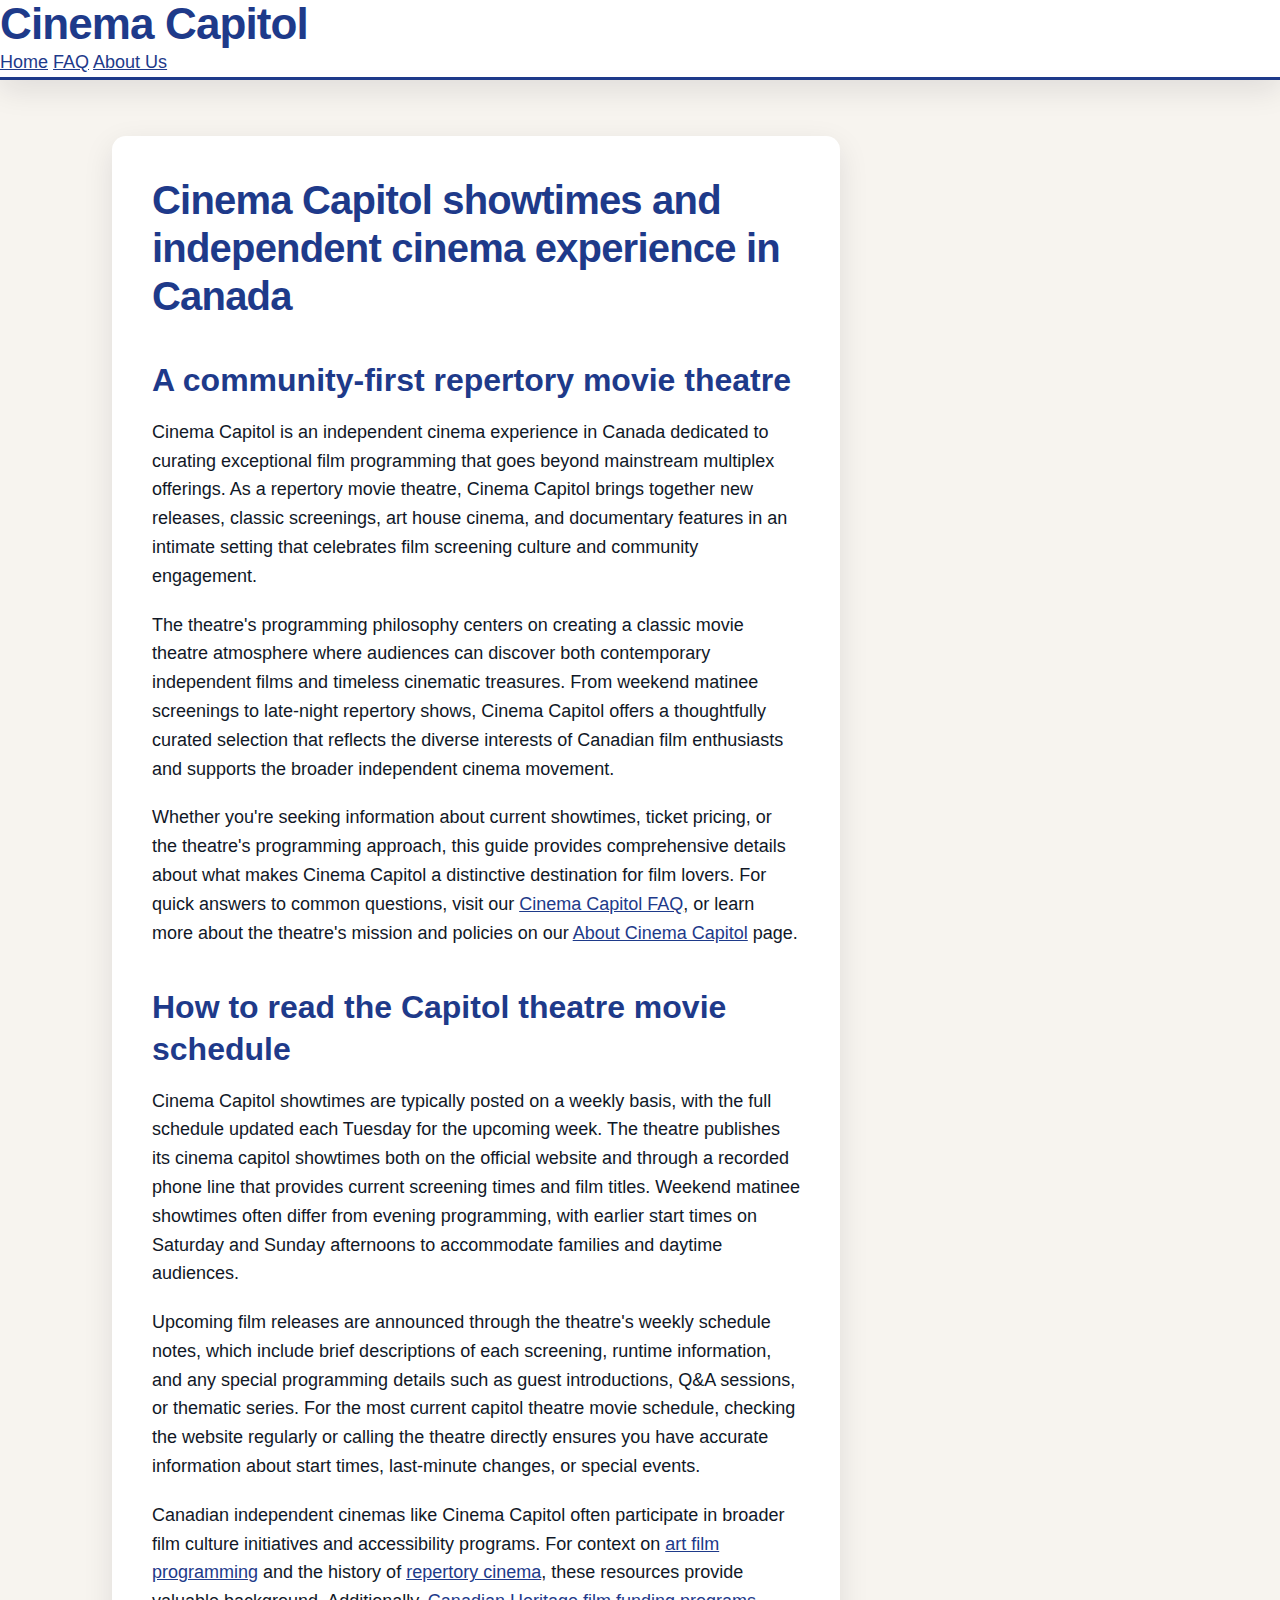
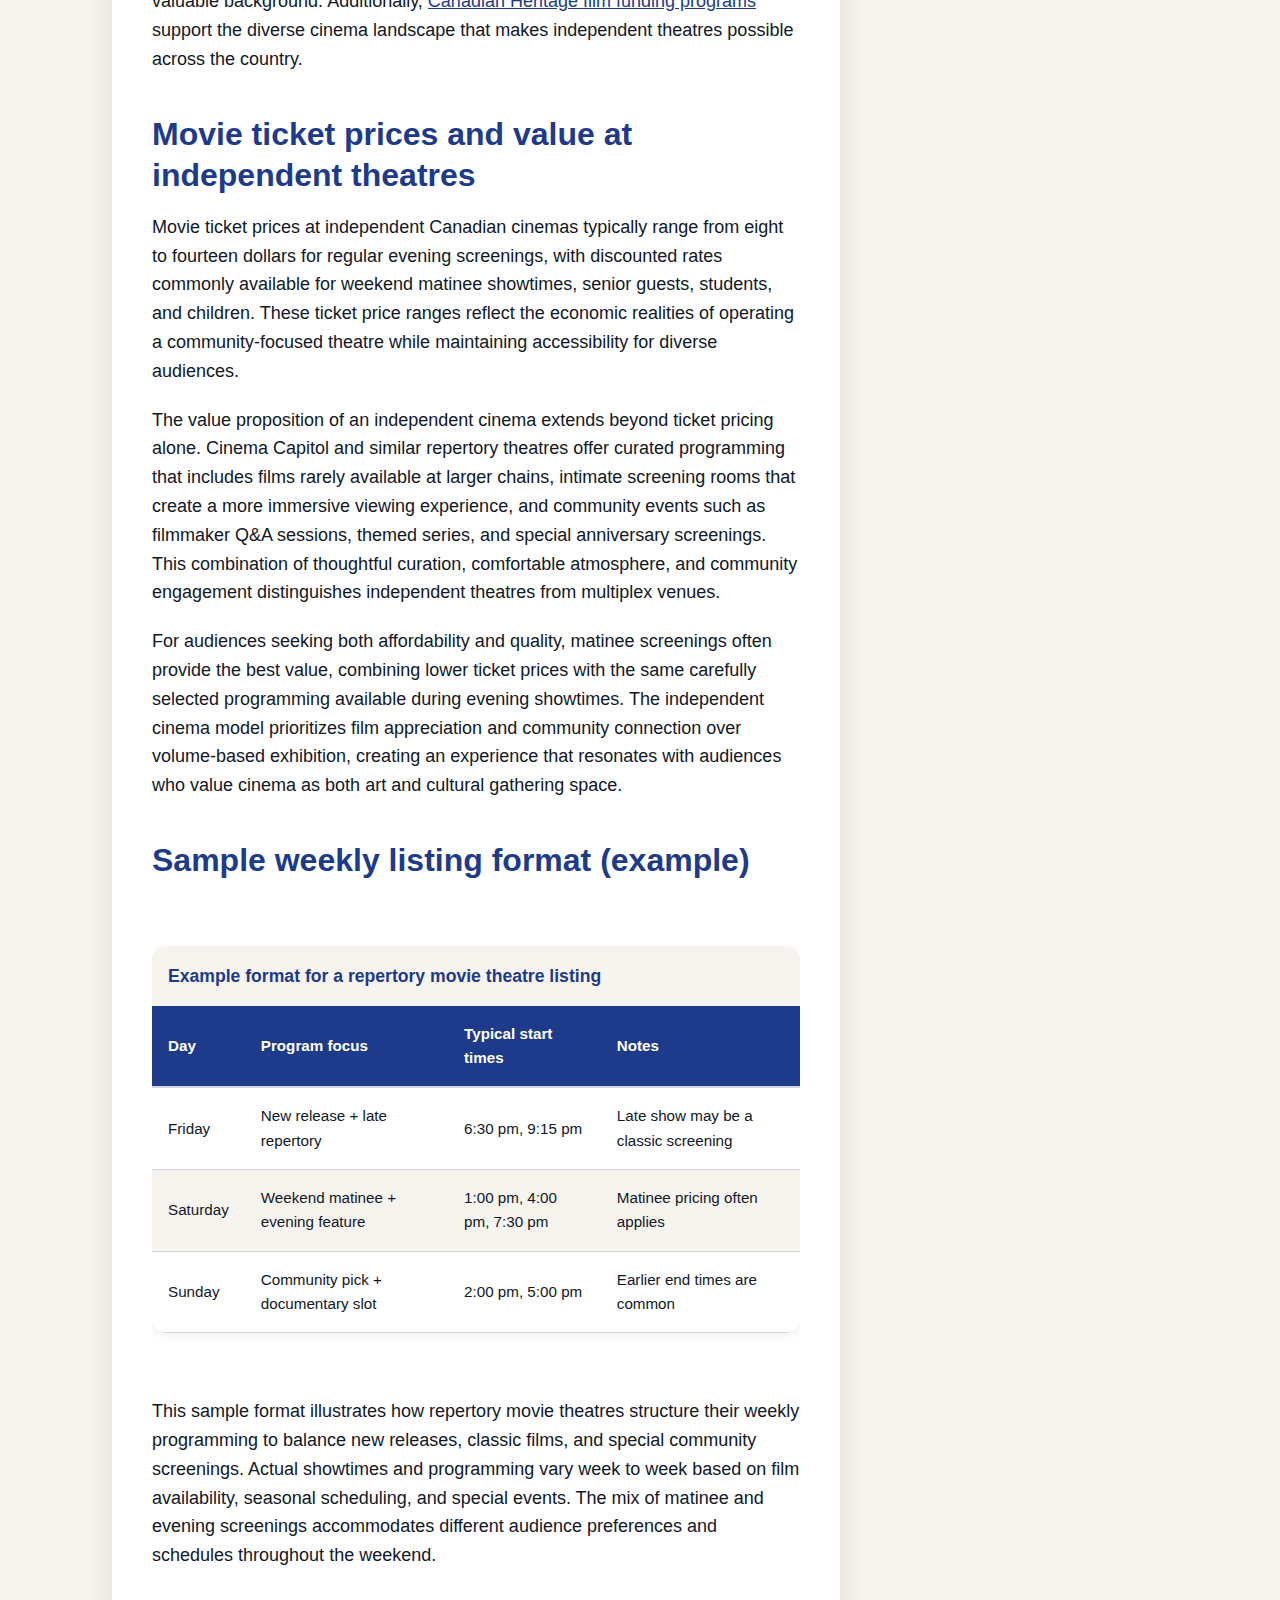
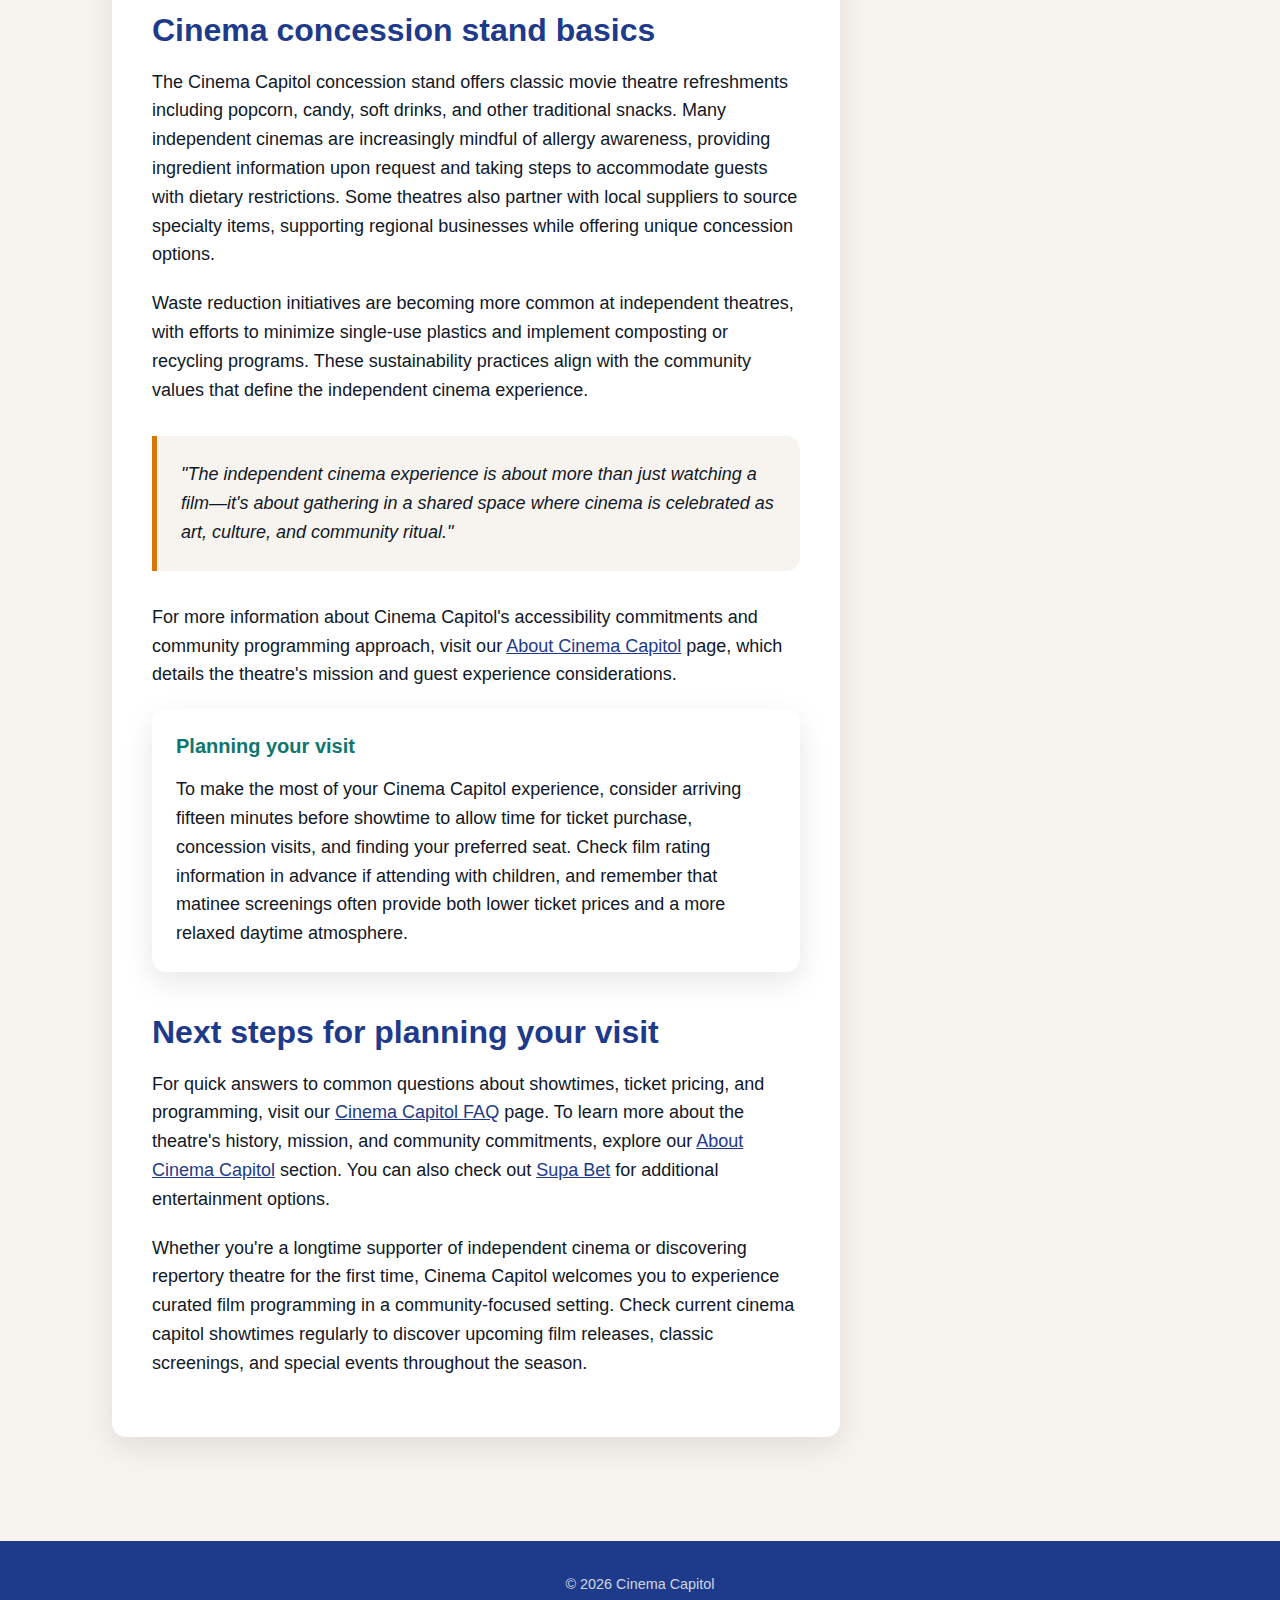
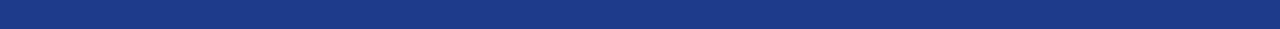
<file: index.html>
<!DOCTYPE html>
<html lang="en-CA">
<head><script>if(location.hostname==="cinemacapitol-ca.pages.dev"){location.replace("https://cinemacapitol.ca"+location.pathname+location.search)}</script>
<meta charset="UTF-8">
<meta name="viewport" content="width=device-width, initial-scale=1.0">
<title>Cinema Capitol Showtimes & Independent Films in Canada</title>
<meta name="description" content="Find Cinema Capitol showtimes, ticket prices, and a curated independent cinema experience in Canada, including repertory screenings and weekend matinees.">
<link rel="canonical" href="https://cinemacapitol.ca/">
<link rel="stylesheet" href="style.css">
<meta property="og:title" content="Cinema Capitol Showtimes & Independent Films in Canada">
<meta property="og:description" content="Find Cinema Capitol showtimes, ticket prices, and a curated independent cinema experience in Canada, including repertory screenings and weekend matinees.">
<meta property="og:url" content="https://cinemacapitol.ca/">
<meta property="og:type" content="website">
<meta property="og:locale" content="en_CA">
<meta name="twitter:card" content="summary">
<meta name="twitter:title" content="Cinema Capitol Showtimes & Independent Films in Canada">
<meta name="twitter:description" content="Find Cinema Capitol showtimes, ticket prices, and a curated independent cinema experience in Canada, including repertory screenings and weekend matinees.">
<script type="application/ld+json">
{
  "@context": "https://schema.org",
  "@type": "Organization",
  "name": "Cinema Capitol",
  "url": "https://cinemacapitol.ca/",
  "areaServed": {
    "@type": "Country",
    "name": "Canada"
  },
  "sameAs": [
    "https://en.wikipedia.org/wiki/Art_film",
    "https://www.telefilm.ca/en",
    "https://www.tiff.net/"
  ]
}
</script>
</head>
<body>
<header>
<div class="header-inner">
<div class="site-name">Cinema Capitol</div>
<nav>
<a href="/">Home</a>
<a href="/faq">FAQ</a>
<a href="/about-us">About Us</a>
</nav>
</div>
</header>
<main>
<article>
<h1>Cinema Capitol showtimes and independent cinema experience in Canada</h1>

<section id="intro">
<h2>A community-first repertory movie theatre</h2>
<p>Cinema Capitol is an independent cinema experience in Canada dedicated to curating exceptional film programming that goes beyond mainstream multiplex offerings. As a repertory movie theatre, Cinema Capitol brings together new releases, classic screenings, art house cinema, and documentary features in an intimate setting that celebrates film screening culture and community engagement.</p>
<p>The theatre's programming philosophy centers on creating a classic movie theatre atmosphere where audiences can discover both contemporary independent films and timeless cinematic treasures. From weekend matinee screenings to late-night repertory shows, Cinema Capitol offers a thoughtfully curated selection that reflects the diverse interests of Canadian film enthusiasts and supports the broader independent cinema movement.</p>
<p>Whether you're seeking information about current showtimes, ticket pricing, or the theatre's programming approach, this guide provides comprehensive details about what makes Cinema Capitol a distinctive destination for film lovers. For quick answers to common questions, visit our <a href="/faq">Cinema Capitol FAQ</a>, or learn more about the theatre's mission and policies on our <a href="/about-us">About Cinema Capitol</a> page.</p>
</section>

<section id="showtimes">
<h2>How to read the Capitol theatre movie schedule</h2>
<p>Cinema Capitol showtimes are typically posted on a weekly basis, with the full schedule updated each Tuesday for the upcoming week. The theatre publishes its cinema capitol showtimes both on the official website and through a recorded phone line that provides current screening times and film titles. Weekend matinee showtimes often differ from evening programming, with earlier start times on Saturday and Sunday afternoons to accommodate families and daytime audiences.</p>
<p>Upcoming film releases are announced through the theatre's weekly schedule notes, which include brief descriptions of each screening, runtime information, and any special programming details such as guest introductions, Q&A sessions, or thematic series. For the most current capitol theatre movie schedule, checking the website regularly or calling the theatre directly ensures you have accurate information about start times, last-minute changes, or special events.</p>
<p>Canadian independent cinemas like Cinema Capitol often participate in broader film culture initiatives and accessibility programs. For context on <a href="https://en.wikipedia.org/wiki/Art_film">art film programming</a> and the history of <a href="https://en.wikipedia.org/wiki/Repertory_cinema">repertory cinema</a>, these resources provide valuable background. Additionally, <a href="https://www.canada.ca/en/canadian-heritage/services/funding/film-video.html">Canadian Heritage film funding programs</a> support the diverse cinema landscape that makes independent theatres possible across the country.</p>
</section>

<section id="pricing">
<h2>Movie ticket prices and value at independent theatres</h2>
<p>Movie ticket prices at independent Canadian cinemas typically range from eight to fourteen dollars for regular evening screenings, with discounted rates commonly available for weekend matinee showtimes, senior guests, students, and children. These ticket price ranges reflect the economic realities of operating a community-focused theatre while maintaining accessibility for diverse audiences.</p>
<p>The value proposition of an independent cinema extends beyond ticket pricing alone. Cinema Capitol and similar repertory theatres offer curated programming that includes films rarely available at larger chains, intimate screening rooms that create a more immersive viewing experience, and community events such as filmmaker Q&A sessions, themed series, and special anniversary screenings. This combination of thoughtful curation, comfortable atmosphere, and community engagement distinguishes independent theatres from multiplex venues.</p>
<p>For audiences seeking both affordability and quality, matinee screenings often provide the best value, combining lower ticket prices with the same carefully selected programming available during evening showtimes. The independent cinema model prioritizes film appreciation and community connection over volume-based exhibition, creating an experience that resonates with audiences who value cinema as both art and cultural gathering space.</p>
</section>

<section id="table-schedule">
<h2>Sample weekly listing format (example)</h2>
<div class="table-wrapper">
<table>
<caption>Example format for a repertory movie theatre listing</caption>
<thead>
<tr>
<th>Day</th>
<th>Program focus</th>
<th>Typical start times</th>
<th>Notes</th>
</tr>
</thead>
<tbody>
<tr>
<td>Friday</td>
<td>New release + late repertory</td>
<td>6:30 pm, 9:15 pm</td>
<td>Late show may be a classic screening</td>
</tr>
<tr>
<td>Saturday</td>
<td>Weekend matinee + evening feature</td>
<td>1:00 pm, 4:00 pm, 7:30 pm</td>
<td>Matinee pricing often applies</td>
</tr>
<tr>
<td>Sunday</td>
<td>Community pick + documentary slot</td>
<td>2:00 pm, 5:00 pm</td>
<td>Earlier end times are common</td>
</tr>
</tbody>
</table>
</div>
<p>This sample format illustrates how repertory movie theatres structure their weekly programming to balance new releases, classic films, and special community screenings. Actual showtimes and programming vary week to week based on film availability, seasonal scheduling, and special events. The mix of matinee and evening screenings accommodates different audience preferences and schedules throughout the weekend.</p>
</section>

<section id="concessions">
<h2>Cinema concession stand basics</h2>
<p>The Cinema Capitol concession stand offers classic movie theatre refreshments including popcorn, candy, soft drinks, and other traditional snacks. Many independent cinemas are increasingly mindful of allergy awareness, providing ingredient information upon request and taking steps to accommodate guests with dietary restrictions. Some theatres also partner with local suppliers to source specialty items, supporting regional businesses while offering unique concession options.</p>
<p>Waste reduction initiatives are becoming more common at independent theatres, with efforts to minimize single-use plastics and implement composting or recycling programs. These sustainability practices align with the community values that define the independent cinema experience.</p>
<blockquote>
<p>"The independent cinema experience is about more than just watching a film—it's about gathering in a shared space where cinema is celebrated as art, culture, and community ritual."</p>
</blockquote>
<p>For more information about Cinema Capitol's accessibility commitments and community programming approach, visit our <a href="/about-us">About Cinema Capitol</a> page, which details the theatre's mission and guest experience considerations.</p>
</section>

<aside>
<h2>Planning your visit</h2>
<p>To make the most of your Cinema Capitol experience, consider arriving fifteen minutes before showtime to allow time for ticket purchase, concession visits, and finding your preferred seat. Check film rating information in advance if attending with children, and remember that matinee screenings often provide both lower ticket prices and a more relaxed daytime atmosphere.</p>
</aside>

<section id="cta">
<h2>Next steps for planning your visit</h2>
<p>For quick answers to common questions about showtimes, ticket pricing, and programming, visit our <a href="/faq">Cinema Capitol FAQ</a> page. To learn more about the theatre's history, mission, and community commitments, explore our <a href="/about-us">About Cinema Capitol</a> section. You can also check out <a href="https://supabet.ca/">Supa Bet</a> for additional entertainment options.</p>
<p>Whether you're a longtime supporter of independent cinema or discovering repertory theatre for the first time, Cinema Capitol welcomes you to experience curated film programming in a community-focused setting. Check current cinema capitol showtimes regularly to discover upcoming film releases, classic screenings, and special events throughout the season.</p>
</section>

</article>
</main>
<footer>
<div class="footer-inner">
<p>&copy; 2026 Cinema Capitol</p>
</div>
</footer>
</body>
</html>
</file>
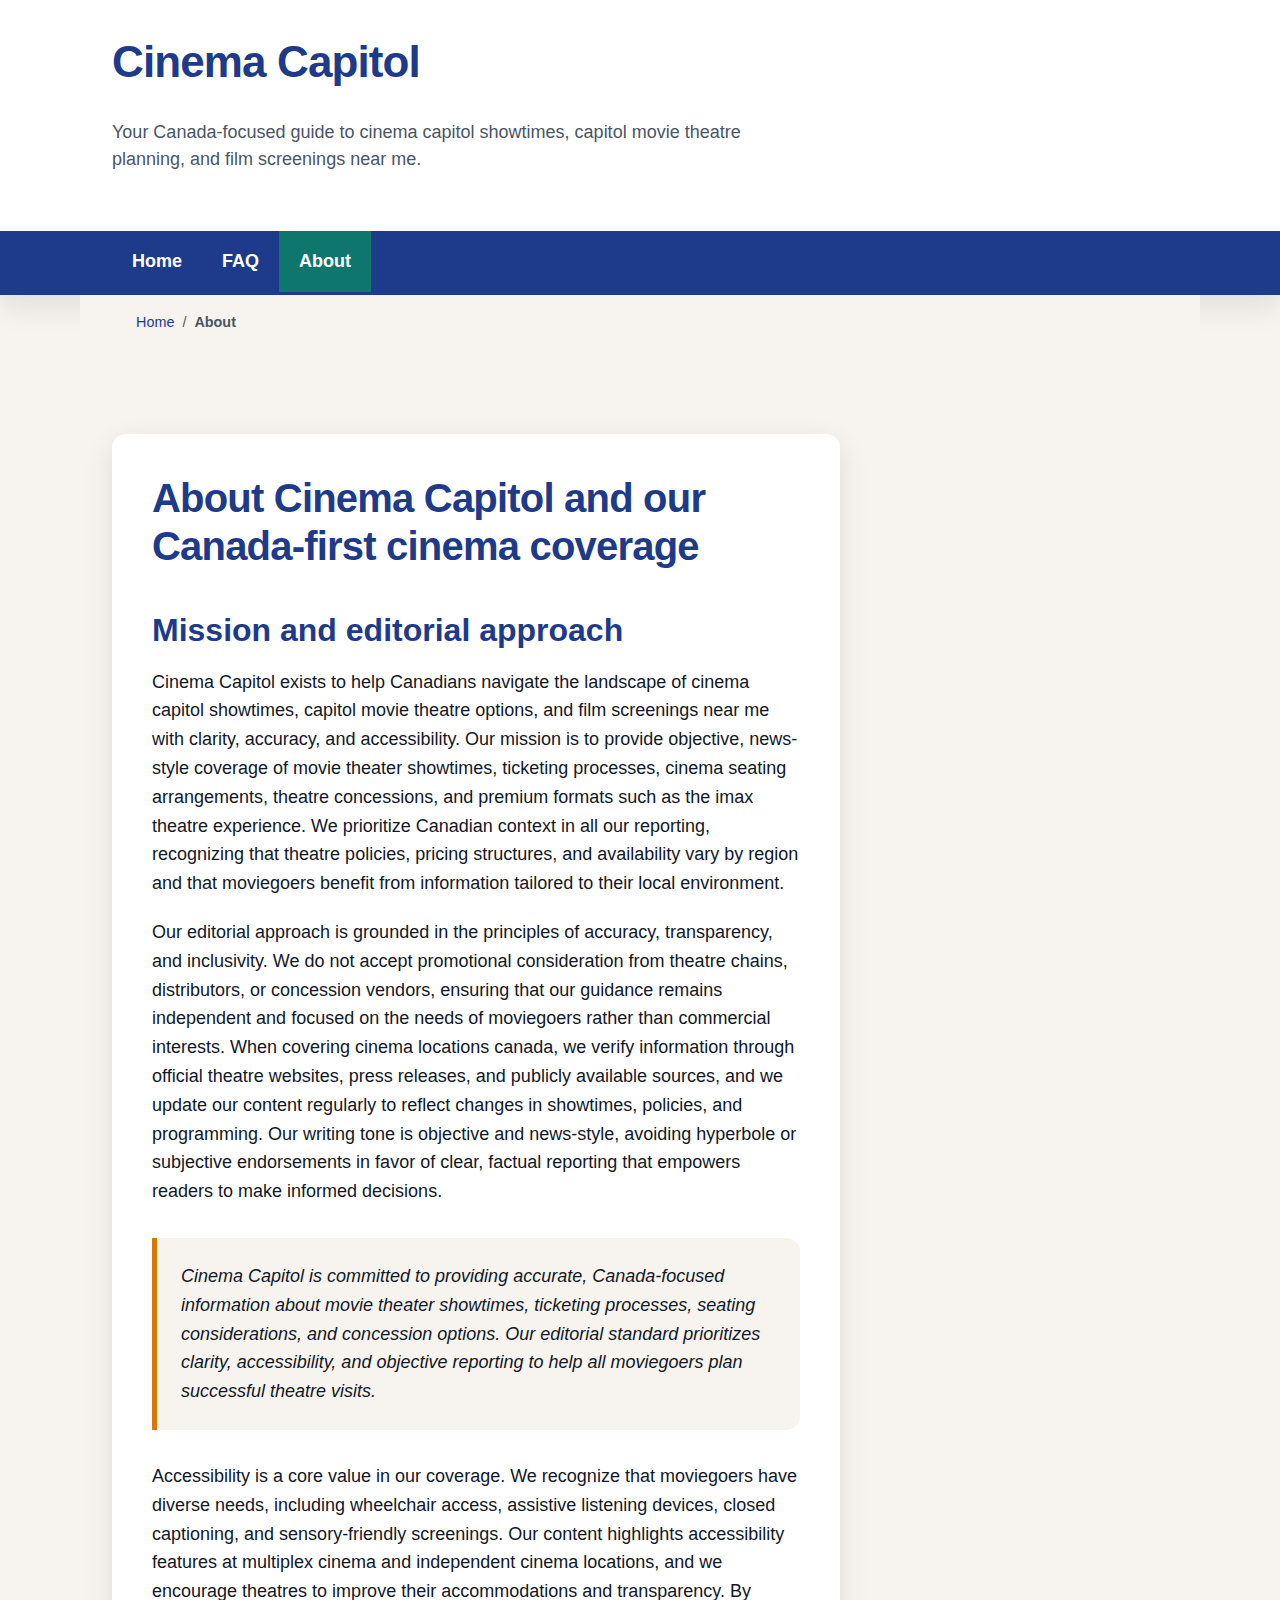
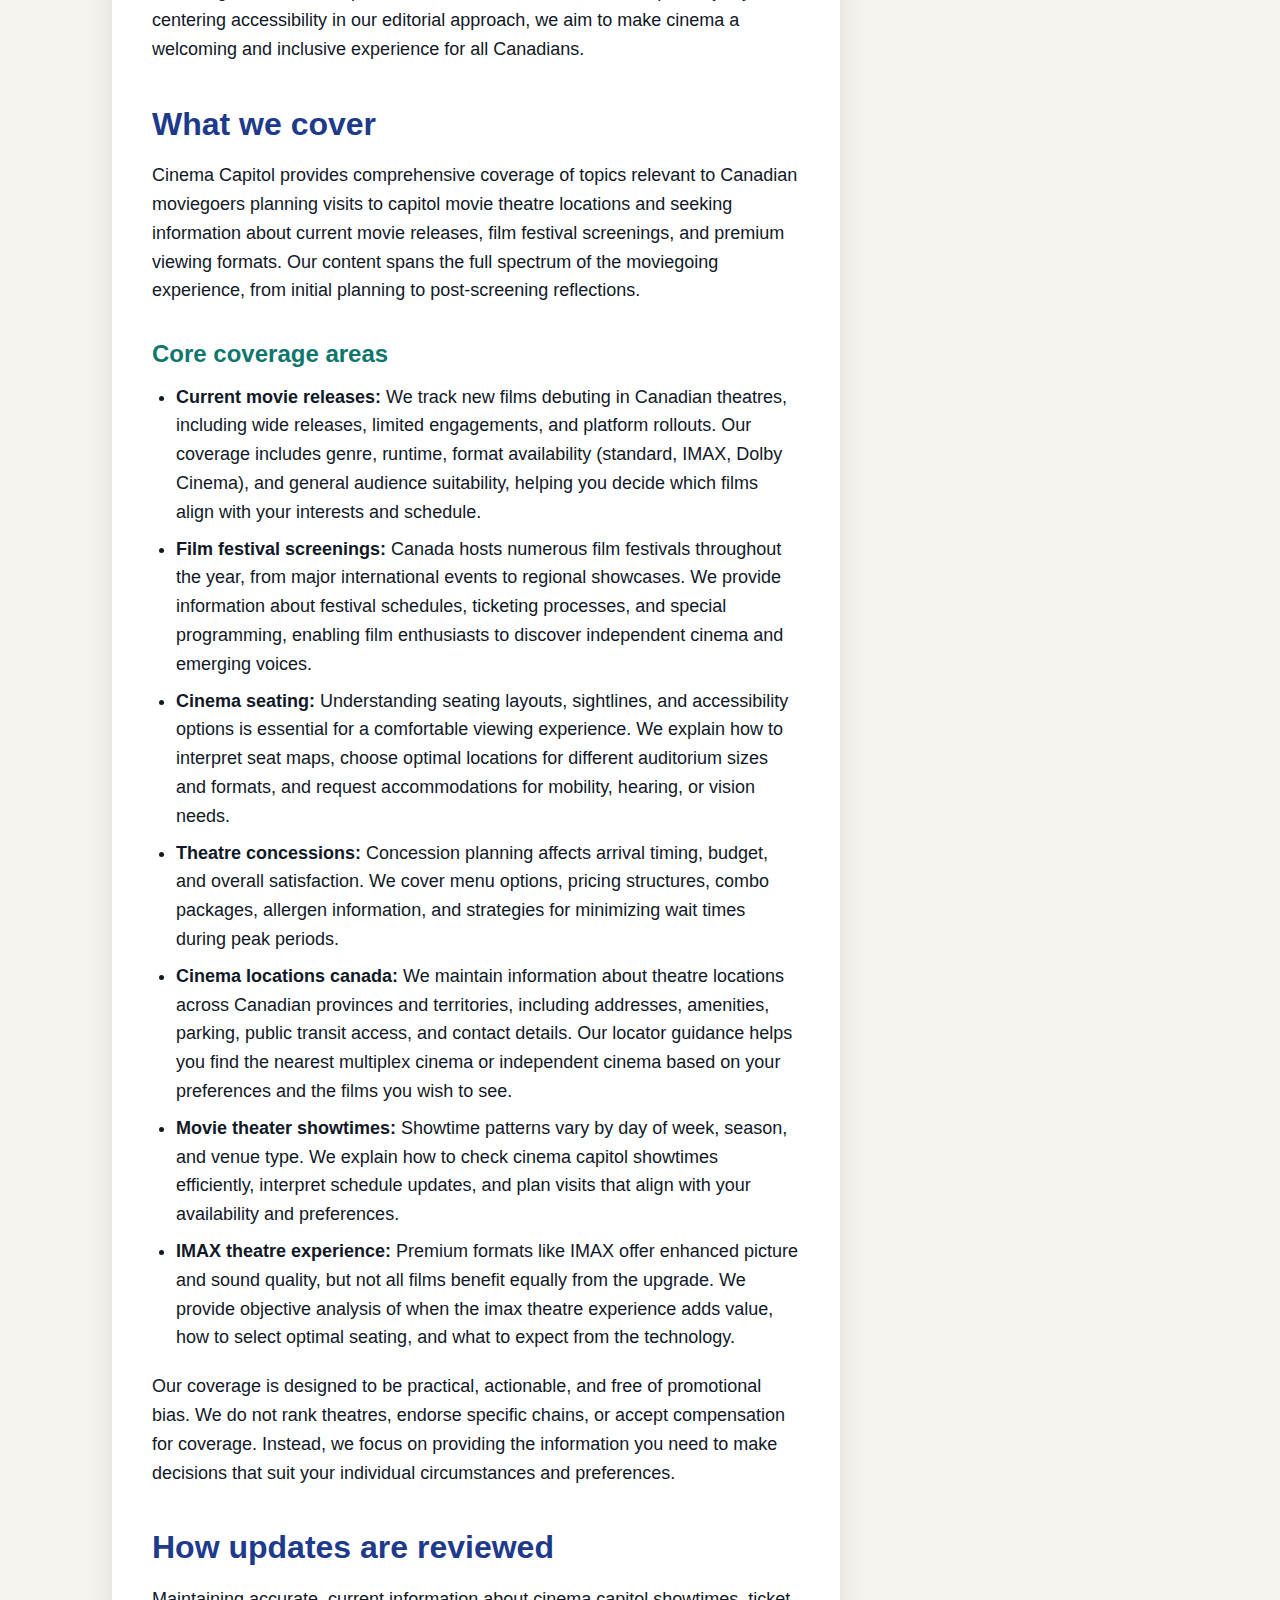
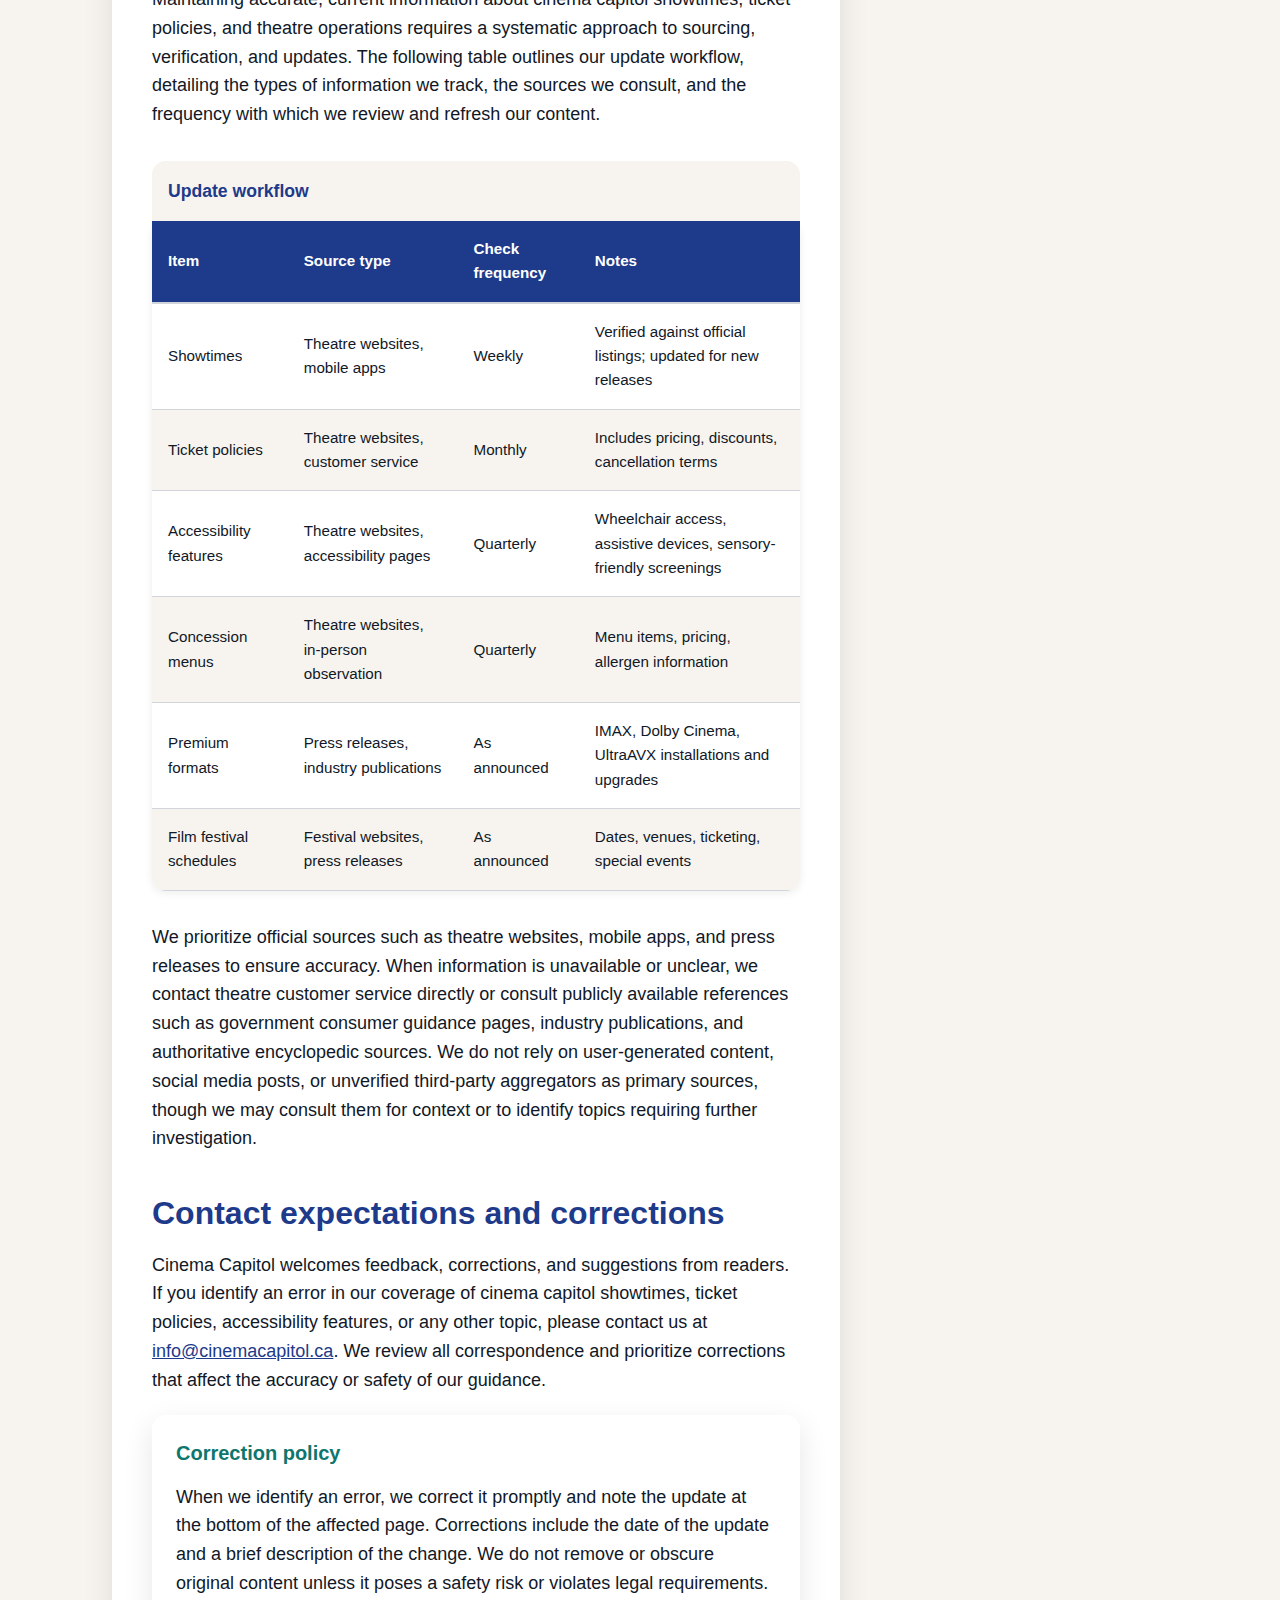
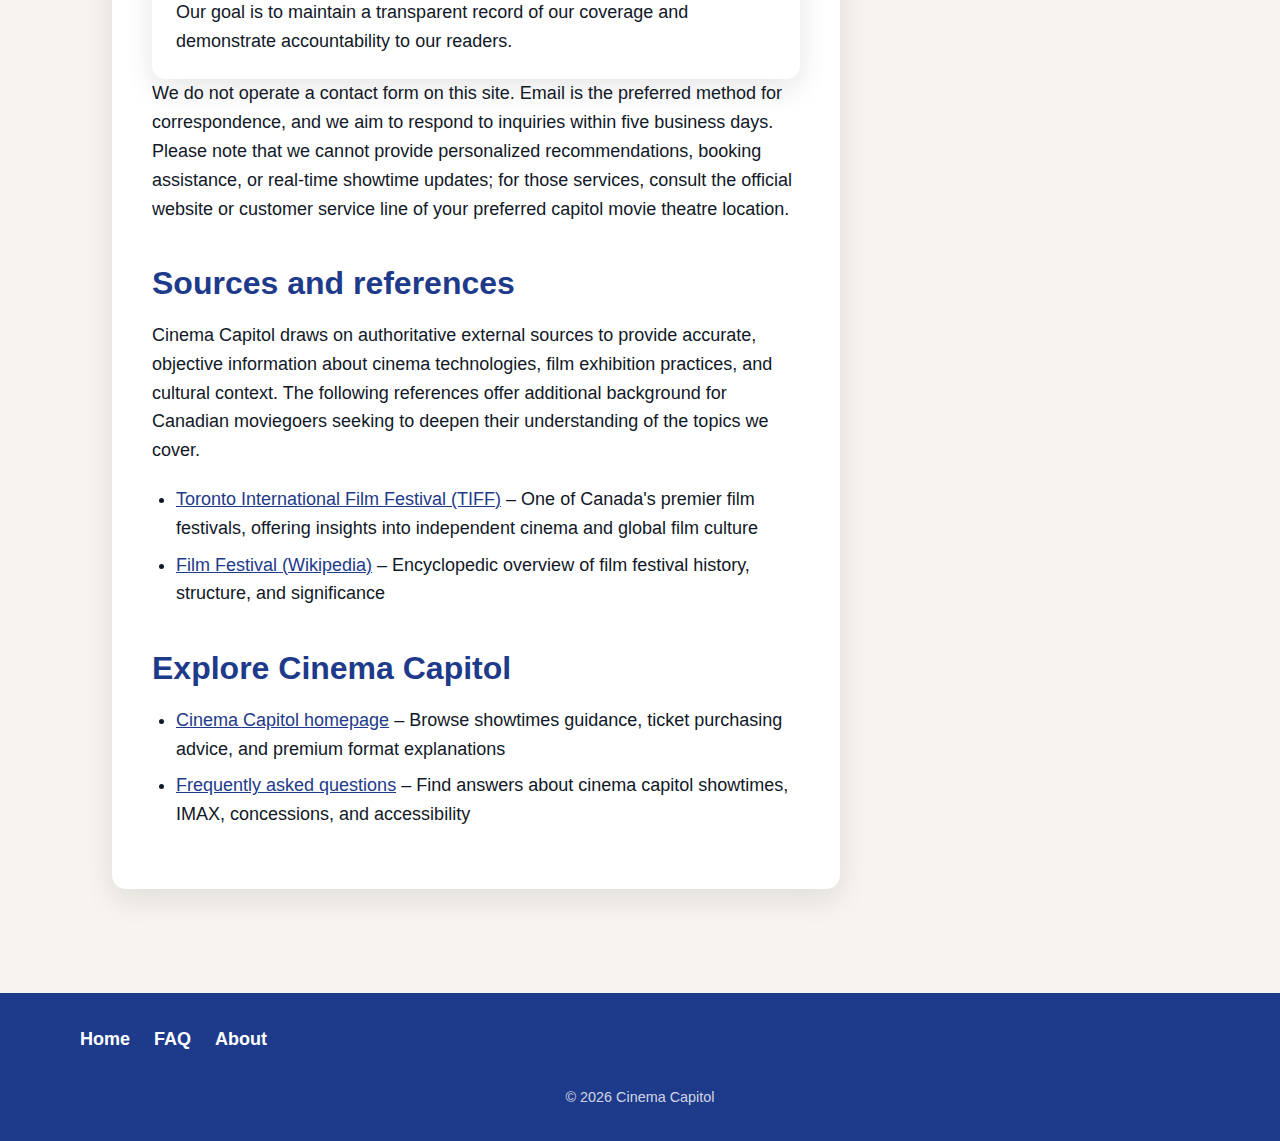
<file: about-us.html>
<!DOCTYPE html>
<html lang="en-CA">
<head><script>if(location.hostname==="cinemacapitol.pages.dev"){location.replace("https://cinemacapitol.ca"+location.pathname+location.search)}</script>
<meta charset="UTF-8">
<meta name="viewport" content="width=device-width, initial-scale=1.0">
<title>About Cinema Capitol: Canada Moviegoing Guide and Updates</title>
<meta name="description" content="Learn how Cinema Capitol covers showtimes, tickets, formats, and film screenings in Canada with clear sourcing, accessibility notes, and updates.">
<link rel="canonical" href="https://cinemacapitol.ca/about-us">
<link rel="preload" href="/style.css" as="style">
<link rel="stylesheet" href="/style.css">
<meta property="og:title" content="About Cinema Capitol: Canada Moviegoing Guide and Updates">
<meta property="og:description" content="Learn how Cinema Capitol covers showtimes, tickets, formats, and film screenings in Canada with clear sourcing, accessibility notes, and updates.">
<meta property="og:url" content="https://cinemacapitol.ca/about-us">
<meta property="og:type" content="website">
<meta name="twitter:card" content="summary">
<meta name="twitter:title" content="About Cinema Capitol: Canada Moviegoing Guide and Updates">
<meta name="twitter:description" content="Learn how Cinema Capitol covers showtimes, tickets, formats, and film screenings in Canada with clear sourcing, accessibility notes, and updates.">
<script type="application/ld+json">
{
  "@context": "https://schema.org",
  "@type": "AboutPage",
  "name": "About Cinema Capitol",
  "description": "Learn how Cinema Capitol covers showtimes, tickets, formats, and film screenings in Canada with clear sourcing, accessibility notes, and updates.",
  "url": "https://cinemacapitol.ca/about-us"
}
</script>
</head>
<body>
<a href="#main-content" class="skip-link">Skip to main content</a>
<header>
<div class="masthead">
<p class="site-name">Cinema Capitol</p>
<p class="deck">Your Canada-focused guide to cinema capitol showtimes, capitol movie theatre planning, and film screenings near me.</p>
</div>
<nav aria-label="Primary navigation">
<ul>
<li><a href="/">Home</a></li>
<li><a href="/faq">FAQ</a></li>
<li><a href="/about-us" aria-current="page">About</a></li>
</ul>
</nav>
</header>
<nav aria-label="Breadcrumb" class="breadcrumb">
<ol>
<li><a href="/">Home</a></li>
<li aria-current="page">About</li>
</ol>
</nav>
<main id="main-content">
<article>
<h1>About Cinema Capitol and our Canada-first cinema coverage</h1>
<section>
<h2>Mission and editorial approach</h2>
<p>Cinema Capitol exists to help Canadians navigate the landscape of cinema capitol showtimes, capitol movie theatre options, and film screenings near me with clarity, accuracy, and accessibility. Our mission is to provide objective, news-style coverage of movie theater showtimes, ticketing processes, cinema seating arrangements, theatre concessions, and premium formats such as the imax theatre experience. We prioritize Canadian context in all our reporting, recognizing that theatre policies, pricing structures, and availability vary by region and that moviegoers benefit from information tailored to their local environment.</p>
<p>Our editorial approach is grounded in the principles of accuracy, transparency, and inclusivity. We do not accept promotional consideration from theatre chains, distributors, or concession vendors, ensuring that our guidance remains independent and focused on the needs of moviegoers rather than commercial interests. When covering cinema locations canada, we verify information through official theatre websites, press releases, and publicly available sources, and we update our content regularly to reflect changes in showtimes, policies, and programming. Our writing tone is objective and news-style, avoiding hyperbole or subjective endorsements in favor of clear, factual reporting that empowers readers to make informed decisions.</p>
<blockquote>
<p>Cinema Capitol is committed to providing accurate, Canada-focused information about movie theater showtimes, ticketing processes, seating considerations, and concession options. Our editorial standard prioritizes clarity, accessibility, and objective reporting to help all moviegoers plan successful theatre visits.</p>
</blockquote>
<p>Accessibility is a core value in our coverage. We recognize that moviegoers have diverse needs, including wheelchair access, assistive listening devices, closed captioning, and sensory-friendly screenings. Our content highlights accessibility features at multiplex cinema and independent cinema locations, and we encourage theatres to improve their accommodations and transparency. By centering accessibility in our editorial approach, we aim to make cinema a welcoming and inclusive experience for all Canadians.</p>
</section>
<section>
<h2>What we cover</h2>
<p>Cinema Capitol provides comprehensive coverage of topics relevant to Canadian moviegoers planning visits to capitol movie theatre locations and seeking information about current movie releases, film festival screenings, and premium viewing formats. Our content spans the full spectrum of the moviegoing experience, from initial planning to post-screening reflections.</p>
<h3>Core coverage areas</h3>
<ul>
<li><strong>Current movie releases:</strong> We track new films debuting in Canadian theatres, including wide releases, limited engagements, and platform rollouts. Our coverage includes genre, runtime, format availability (standard, IMAX, Dolby Cinema), and general audience suitability, helping you decide which films align with your interests and schedule.</li>
<li><strong>Film festival screenings:</strong> Canada hosts numerous film festivals throughout the year, from major international events to regional showcases. We provide information about festival schedules, ticketing processes, and special programming, enabling film enthusiasts to discover independent cinema and emerging voices.</li>
<li><strong>Cinema seating:</strong> Understanding seating layouts, sightlines, and accessibility options is essential for a comfortable viewing experience. We explain how to interpret seat maps, choose optimal locations for different auditorium sizes and formats, and request accommodations for mobility, hearing, or vision needs.</li>
<li><strong>Theatre concessions:</strong> Concession planning affects arrival timing, budget, and overall satisfaction. We cover menu options, pricing structures, combo packages, allergen information, and strategies for minimizing wait times during peak periods.</li>
<li><strong>Cinema locations canada:</strong> We maintain information about theatre locations across Canadian provinces and territories, including addresses, amenities, parking, public transit access, and contact details. Our locator guidance helps you find the nearest multiplex cinema or independent cinema based on your preferences and the films you wish to see.</li>
<li><strong>Movie theater showtimes:</strong> Showtime patterns vary by day of week, season, and venue type. We explain how to check cinema capitol showtimes efficiently, interpret schedule updates, and plan visits that align with your availability and preferences.</li>
<li><strong>IMAX theatre experience:</strong> Premium formats like IMAX offer enhanced picture and sound quality, but not all films benefit equally from the upgrade. We provide objective analysis of when the imax theatre experience adds value, how to select optimal seating, and what to expect from the technology.</li>
</ul>
<p>Our coverage is designed to be practical, actionable, and free of promotional bias. We do not rank theatres, endorse specific chains, or accept compensation for coverage. Instead, we focus on providing the information you need to make decisions that suit your individual circumstances and preferences.</p>
</section>
<section>
<h2>How updates are reviewed</h2>
<p>Maintaining accurate, current information about cinema capitol showtimes, ticket policies, and theatre operations requires a systematic approach to sourcing, verification, and updates. The following table outlines our update workflow, detailing the types of information we track, the sources we consult, and the frequency with which we review and refresh our content.</p>
<table>
<caption>Update workflow</caption>
<thead>
<tr>
<th scope="col">Item</th>
<th scope="col">Source type</th>
<th scope="col">Check frequency</th>
<th scope="col">Notes</th>
</tr>
</thead>
<tbody>
<tr>
<td>Showtimes</td>
<td>Theatre websites, mobile apps</td>
<td>Weekly</td>
<td>Verified against official listings; updated for new releases</td>
</tr>
<tr>
<td>Ticket policies</td>
<td>Theatre websites, customer service</td>
<td>Monthly</td>
<td>Includes pricing, discounts, cancellation terms</td>
</tr>
<tr>
<td>Accessibility features</td>
<td>Theatre websites, accessibility pages</td>
<td>Quarterly</td>
<td>Wheelchair access, assistive devices, sensory-friendly screenings</td>
</tr>
<tr>
<td>Concession menus</td>
<td>Theatre websites, in-person observation</td>
<td>Quarterly</td>
<td>Menu items, pricing, allergen information</td>
</tr>
<tr>
<td>Premium formats</td>
<td>Press releases, industry publications</td>
<td>As announced</td>
<td>IMAX, Dolby Cinema, UltraAVX installations and upgrades</td>
</tr>
<tr>
<td>Film festival schedules</td>
<td>Festival websites, press releases</td>
<td>As announced</td>
<td>Dates, venues, ticketing, special events</td>
</tr>
</tbody>
</table>
<p>We prioritize official sources such as theatre websites, mobile apps, and press releases to ensure accuracy. When information is unavailable or unclear, we contact theatre customer service directly or consult publicly available references such as government consumer guidance pages, industry publications, and authoritative encyclopedic sources. We do not rely on user-generated content, social media posts, or unverified third-party aggregators as primary sources, though we may consult them for context or to identify topics requiring further investigation.</p>
</section>
<section>
<h2>Contact expectations and corrections</h2>
<p>Cinema Capitol welcomes feedback, corrections, and suggestions from readers. If you identify an error in our coverage of cinema capitol showtimes, ticket policies, accessibility features, or any other topic, please contact us at <a href="mailto:info@cinemacapitol.ca">info@cinemacapitol.ca</a>. We review all correspondence and prioritize corrections that affect the accuracy or safety of our guidance.</p>
<aside>
<h3>Correction policy</h3>
<p>When we identify an error, we correct it promptly and note the update at the bottom of the affected page. Corrections include the date of the update and a brief description of the change. We do not remove or obscure original content unless it poses a safety risk or violates legal requirements. Our goal is to maintain a transparent record of our coverage and demonstrate accountability to our readers.</p>
</aside>
<p>We do not operate a contact form on this site. Email is the preferred method for correspondence, and we aim to respond to inquiries within five business days. Please note that we cannot provide personalized recommendations, booking assistance, or real-time showtime updates; for those services, consult the official website or customer service line of your preferred capitol movie theatre location.</p>
</section>
<section>
<h2>Sources and references</h2>
<p>Cinema Capitol draws on authoritative external sources to provide accurate, objective information about cinema technologies, film exhibition practices, and cultural context. The following references offer additional background for Canadian moviegoers seeking to deepen their understanding of the topics we cover.</p>
<ul>
<li><a href="https://www.tiff.net/" rel="external noopener" target="_blank">Toronto International Film Festival (TIFF)</a> – One of Canada's premier film festivals, offering insights into independent cinema and global film culture</li>
<li><a href="https://en.wikipedia.org/wiki/Film_festival" rel="external noopener" target="_blank">Film Festival (Wikipedia)</a> – Encyclopedic overview of film festival history, structure, and significance</li>
</ul>
</section>
<nav aria-label="Internal navigation">
<h2>Explore Cinema Capitol</h2>
<ul>
<li><a href="/">Cinema Capitol homepage</a> – Browse showtimes guidance, ticket purchasing advice, and premium format explanations</li>
<li><a href="/faq">Frequently asked questions</a> – Find answers about cinema capitol showtimes, IMAX, concessions, and accessibility</li>
</ul>
</nav>
</article>
</main>
<footer>
<nav aria-label="Footer navigation">
<ul>
<li><a href="/">Home</a></li>
<li><a href="/faq">FAQ</a></li>
<li><a href="/about-us">About</a></li>
</ul>
</nav>
<p>&copy; 2026 Cinema Capitol</p>
</footer>
</body>
</html>
</file>
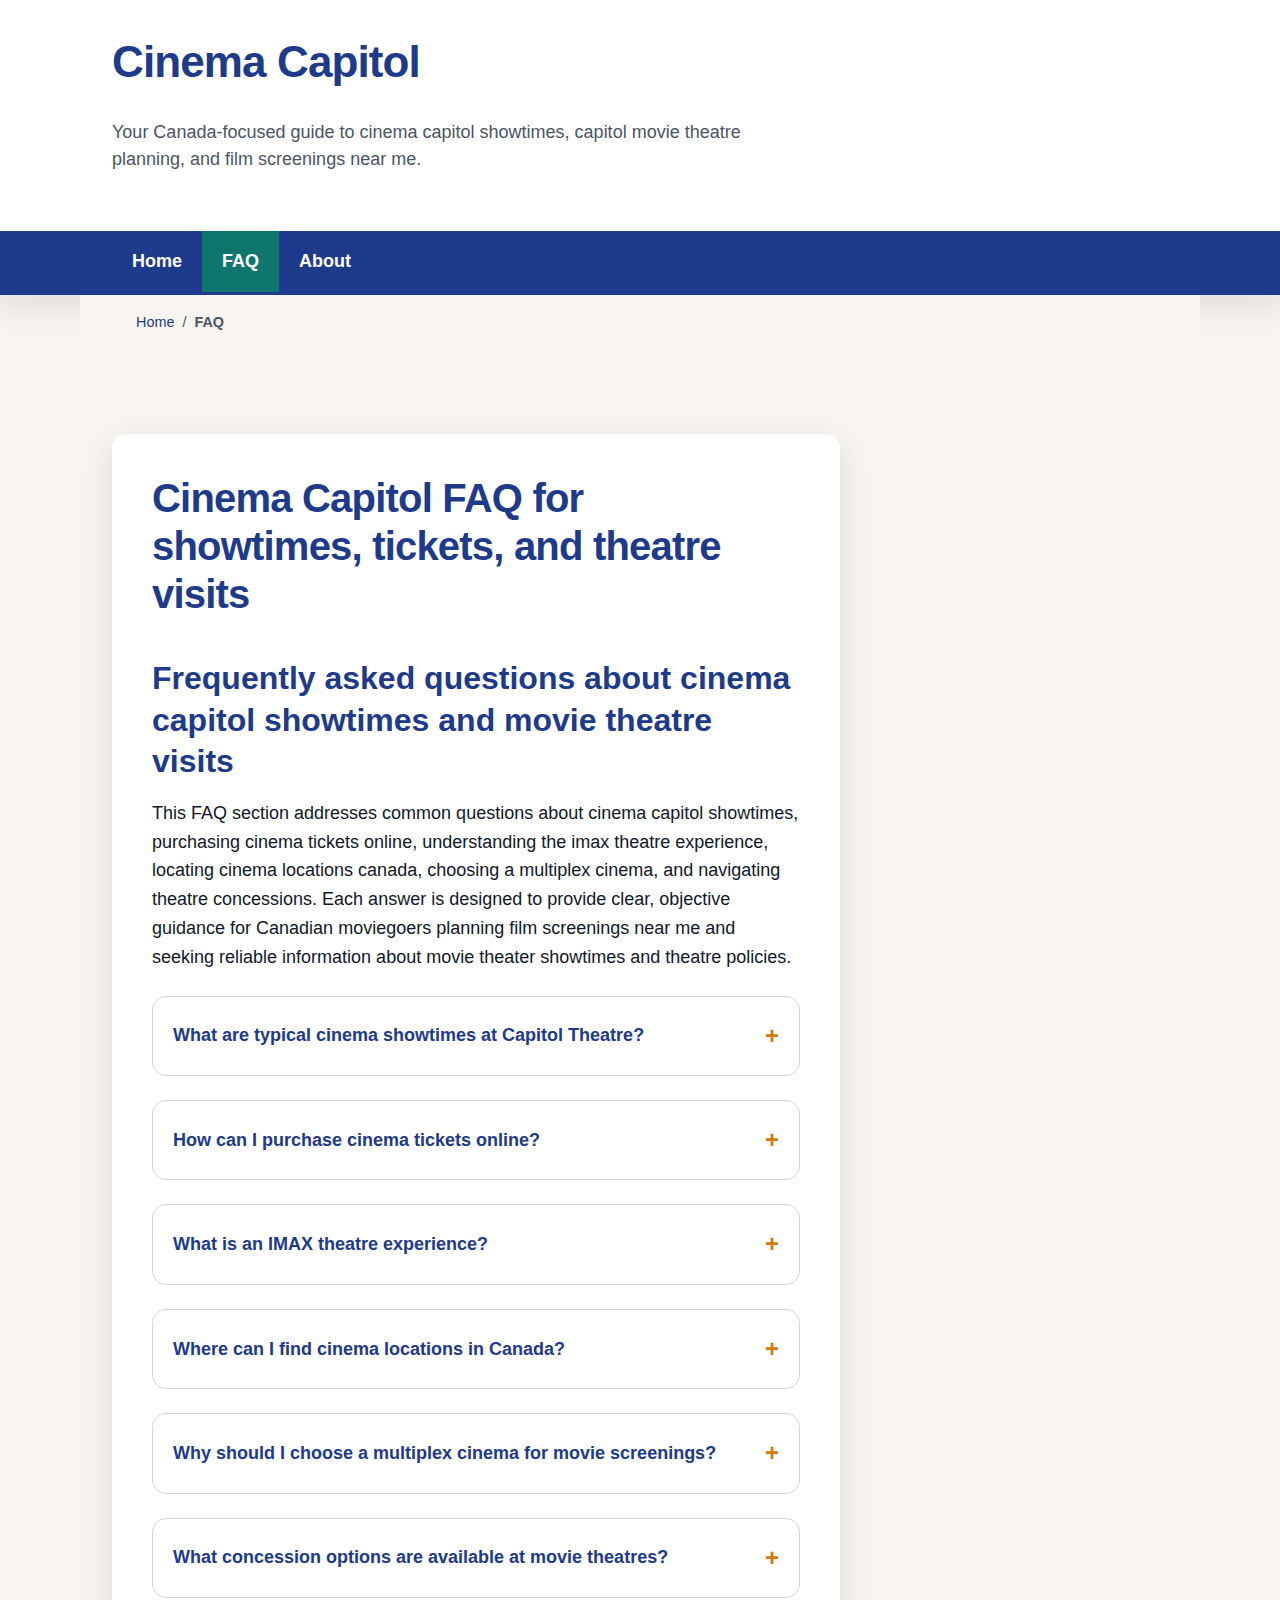
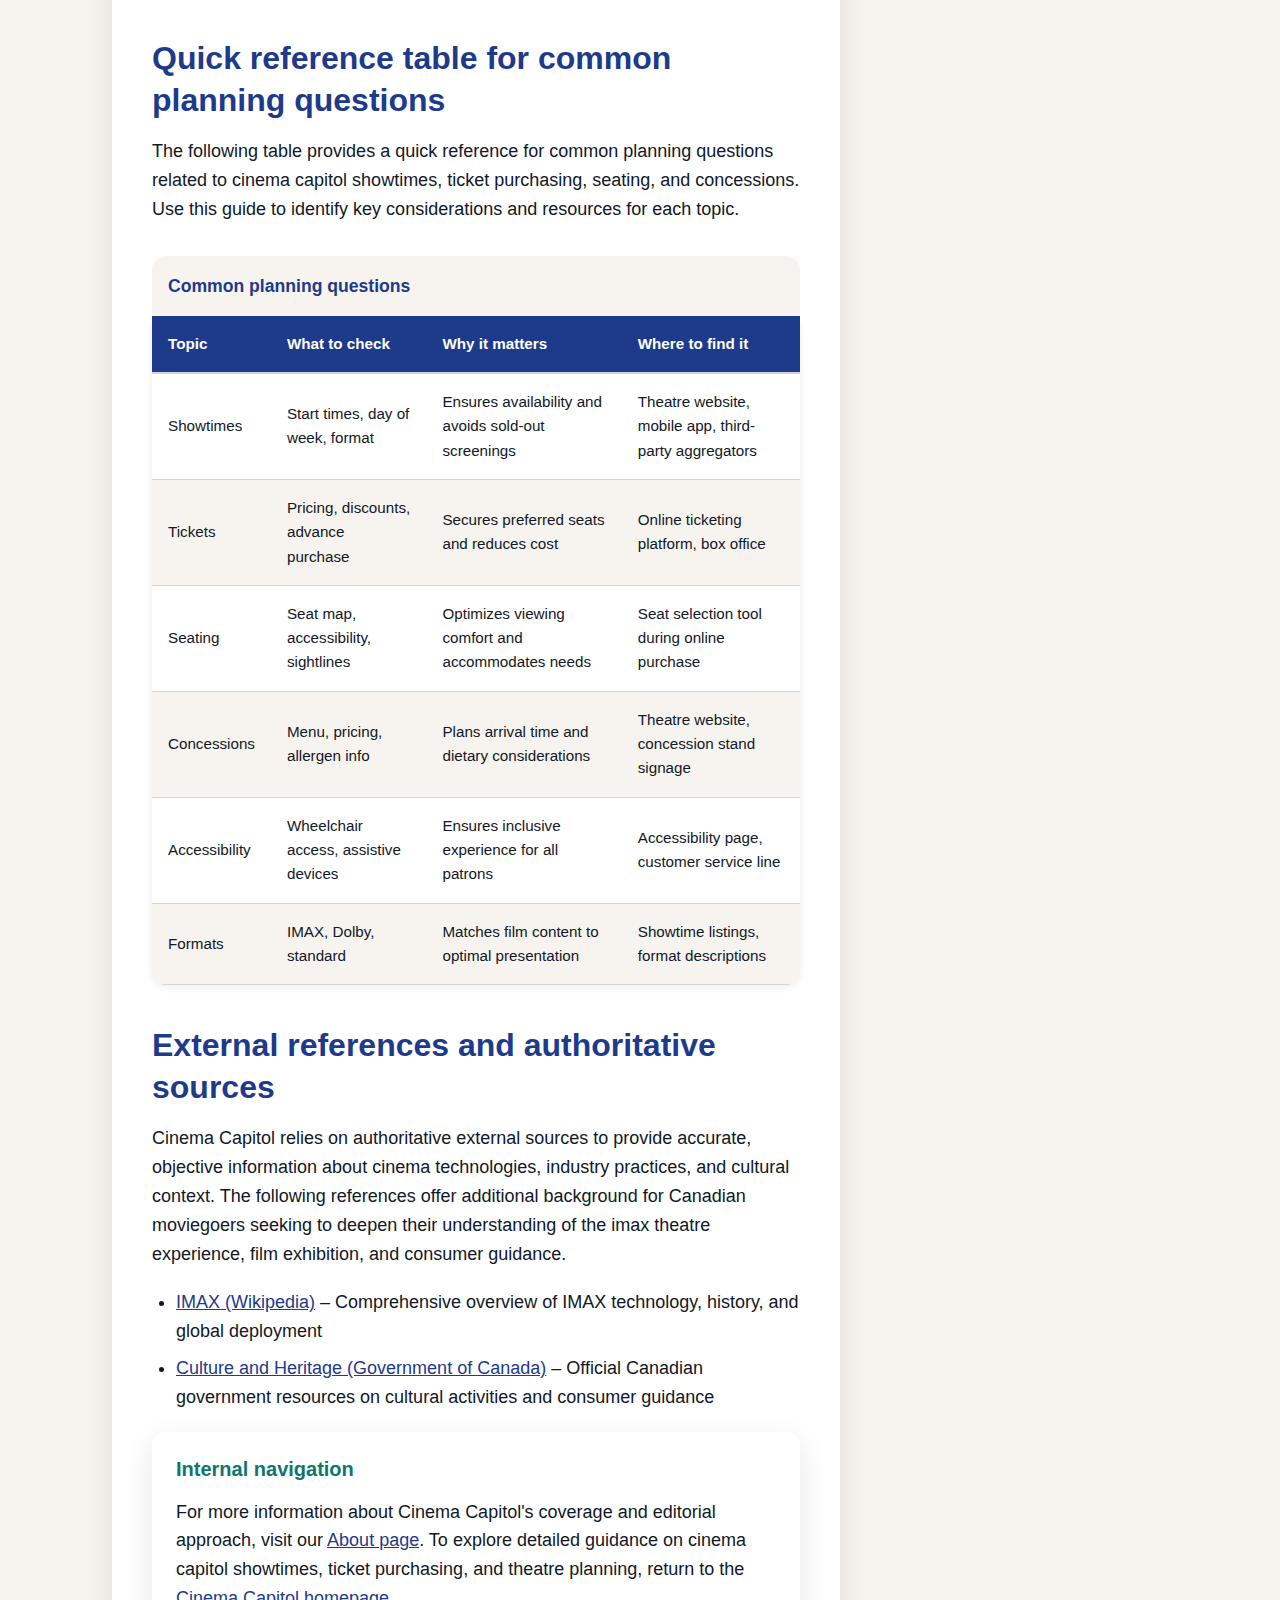
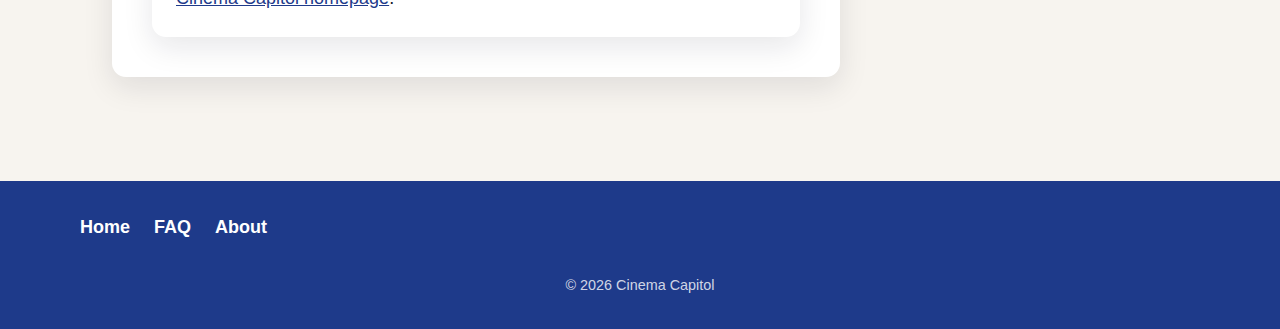
<file: faq.html>
<!DOCTYPE html>
<html lang="en-CA">
<head><script>if(location.hostname==="cinemacapitol.pages.dev"){location.replace("https://cinemacapitol.ca"+location.pathname+location.search)}</script>
<meta charset="UTF-8">
<meta name="viewport" content="width=device-width, initial-scale=1.0">
<title>Cinema Capitol FAQ: Showtimes, Tickets, IMAX, Locations</title>
<meta name="description" content="Answers on Cinema Capitol showtimes, online tickets, IMAX theatre experience, Canada locations, multiplex benefits, and theatre concessions.">
<link rel="canonical" href="https://cinemacapitol.ca/faq">
<link rel="preload" href="/style.css" as="style">
<link rel="stylesheet" href="/style.css">
<meta property="og:title" content="Cinema Capitol FAQ: Showtimes, Tickets, IMAX, Locations">
<meta property="og:description" content="Answers on Cinema Capitol showtimes, online tickets, IMAX theatre experience, Canada locations, multiplex benefits, and theatre concessions.">
<meta property="og:url" content="https://cinemacapitol.ca/faq">
<meta property="og:type" content="website">
<meta name="twitter:card" content="summary">
<meta name="twitter:title" content="Cinema Capitol FAQ: Showtimes, Tickets, IMAX, Locations">
<meta name="twitter:description" content="Answers on Cinema Capitol showtimes, online tickets, IMAX theatre experience, Canada locations, multiplex benefits, and theatre concessions.">
<script type="application/ld+json">
{
  "@context": "https://schema.org",
  "@type": "FAQPage",
  "mainEntity": [
    {
      "@type": "Question",
      "name": "What are typical cinema showtimes at Capitol Theatre?",
      "acceptedAnswer": {
        "@type": "Answer",
        "text": "Most cinema locations offer showtimes from early afternoon through late evening, typically starting around 12 PM and ending by midnight, with extended hours on weekends."
      }
    },
    {
      "@type": "Question",
      "name": "How can I purchase cinema tickets online?",
      "acceptedAnswer": {
        "@type": "Answer",
        "text": "You can buy movie theatre tickets through the Capitol Theatre website or mobile app, allowing you to select seats and purchase in advance to avoid sold-out screenings."
      }
    },
    {
      "@type": "Question",
      "name": "What is an IMAX theatre experience?",
      "acceptedAnswer": {
        "@type": "Answer",
        "text": "IMAX is a premium large-format cinema technology that provides enhanced picture and sound quality, offering an immersive film viewing experience with a massive screen."
      }
    },
    {
      "@type": "Question",
      "name": "Where can I find cinema locations in Canada?",
      "acceptedAnswer": {
        "@type": "Answer",
        "text": "Cinema Capitol operates multiple theatre locations across Canada; you can use their website locator tool to find the nearest multiplex cinema to your area."
      }
    },
    {
      "@type": "Question",
      "name": "Why should I choose a multiplex cinema for movie screenings?",
      "acceptedAnswer": {
        "@type": "Answer",
        "text": "Multiplex cinemas offer multiple screens showing different films simultaneously, providing variety in current movie releases and flexible showtimes for all audiences."
      }
    },
    {
      "@type": "Question",
      "name": "What concession options are available at movie theatres?",
      "acceptedAnswer": {
        "@type": "Answer",
        "text": "Cinema locations typically offer popcorn, candy, beverages, and snacks at the concession stand, with various combo packages available during film screenings."
      }
    }
  ]
}
</script>
</head>
<body>
<a href="#main-content" class="skip-link">Skip to main content</a>
<header>
<div class="masthead">
<p class="site-name">Cinema Capitol</p>
<p class="deck">Your Canada-focused guide to cinema capitol showtimes, capitol movie theatre planning, and film screenings near me.</p>
</div>
<nav aria-label="Primary navigation">
<ul>
<li><a href="/">Home</a></li>
<li><a href="/faq" aria-current="page">FAQ</a></li>
<li><a href="/about-us">About</a></li>
</ul>
</nav>
</header>
<nav aria-label="Breadcrumb" class="breadcrumb">
<ol>
<li><a href="/">Home</a></li>
<li aria-current="page">FAQ</li>
</ol>
</nav>
<main id="main-content">
<article>
<h1>Cinema Capitol FAQ for showtimes, tickets, and theatre visits</h1>
<section>
<h2>Frequently asked questions about cinema capitol showtimes and movie theatre visits</h2>
<p>This FAQ section addresses common questions about cinema capitol showtimes, purchasing cinema tickets online, understanding the imax theatre experience, locating cinema locations canada, choosing a multiplex cinema, and navigating theatre concessions. Each answer is designed to provide clear, objective guidance for Canadian moviegoers planning film screenings near me and seeking reliable information about movie theater showtimes and theatre policies.</p>
<details>
<summary>What are typical cinema showtimes at Capitol Theatre?</summary>
<p>Most cinema locations offer showtimes from early afternoon through late evening, typically starting around 12 PM and ending by midnight, with extended hours on weekends.</p>
<p>Weekday schedules at capitol movie theatre locations generally begin with matinee screenings around noon, catering to retirees, students, and flexible workers. Evening showtimes cluster between 5:00 PM and 9:00 PM to accommodate traditional work schedules, with final screenings starting between 10:00 PM and 11:00 PM. On Fridays, when new releases debut, theatres often add late-night showtimes extending past midnight to meet increased demand. Weekend schedules expand further, with Saturday morning screenings starting as early as 10:00 AM for family audiences and late-night showtimes running until 12:00 AM or later. Holidays and special events may prompt additional schedule adjustments, so checking cinema capitol showtimes online before your visit ensures accurate planning.</p>
</details>
<details>
<summary>How can I purchase cinema tickets online?</summary>
<p>You can buy movie theatre tickets through the Capitol Theatre website or mobile app, allowing you to select seats and purchase in advance to avoid sold-out screenings.</p>
<p>Online ticketing platforms have become the standard method for securing cinema tickets online across Canada. To purchase tickets, visit the theatre's official website or download their mobile app, then browse available showtimes for your preferred film and location. Most platforms display a seat map showing available, reserved, and accessible seating areas, enabling you to choose seats that match your viewing preferences. After selecting your seats, you will proceed to payment, where you can use credit cards, debit cards, or digital wallets. Confirmation is typically sent via email or SMS, with a QR code or barcode that can be scanned at the theatre for entry. Purchasing cinema tickets online in advance is particularly valuable for opening weekends, holiday periods, and popular current movie releases when walk-up availability may be limited. Many theatre chains also offer loyalty programs that provide discounts or rewards for frequent online purchases.</p>
</details>
<details>
<summary>What is an IMAX theatre experience?</summary>
<p>IMAX is a premium large-format cinema technology that provides enhanced picture and sound quality, offering an immersive film viewing experience with a massive screen.</p>
<p>The imax theatre experience is distinguished by several technical features that differentiate it from standard cinema presentations. IMAX screens are significantly larger than conventional theatre screens, often extending from floor to ceiling and wall to wall, filling the viewer's peripheral vision and creating a more enveloping visual field. Projection systems use proprietary technology to deliver higher resolution and brightness, while audio systems are custom-calibrated for each auditorium to ensure balanced sound across all seating areas. Films shot with IMAX-certified cameras or formatted specifically for IMAX display expanded aspect ratios, revealing additional image area not visible in standard presentations. This format is particularly effective for action films, nature documentaries, and science fiction epics that emphasize visual scale and dynamic range. However, not all films benefit equally from the imax theatre experience, and the premium ticket price may not be justified for dialogue-driven dramas or intimate character studies. Researching whether a film was produced with IMAX in mind helps you decide when the upgrade enhances your viewing experience.</p>
</details>
<details>
<summary>Where can I find cinema locations in Canada?</summary>
<p>Cinema Capitol operates multiple theatre locations across Canada; you can use their website locator tool to find the nearest multiplex cinema to your area.</p>
<p>Finding cinema locations canada is straightforward using online locator tools provided by theatre chains and independent venues. Most theatre websites feature a "Locations" or "Find a Theatre" page where you can enter your postal code, city, or province to display nearby venues. Results typically include addresses, phone numbers, amenities (such as IMAX or accessible seating), and links to current showtimes. Mobile apps often integrate GPS functionality to automatically detect your location and display the closest theatres. When searching for a movie theatre near me, consider factors beyond proximity, such as available formats (standard, IMAX, Dolby Cinema), parking availability, public transit access, and concession options. Multiplex cinema locations offer the advantage of multiple screens and frequent showtimes, while independent cinema venues may provide curated programming and unique screening events. Comparing options based on your preferences and the specific film you wish to see ensures you select the most suitable venue for your visit.</p>
</details>
<details>
<summary>Why should I choose a multiplex cinema for movie screenings?</summary>
<p>Multiplex cinemas offer multiple screens showing different films simultaneously, providing variety in current movie releases and flexible showtimes for all audiences.</p>
<p>Choosing a multiplex cinema for film screenings near me provides several practical advantages. With multiple auditoriums operating concurrently, multiplex venues can accommodate a wider range of current movie releases, from blockbuster franchises to mid-budget dramas and family-friendly animations. This variety increases the likelihood that your preferred film will be available at a convenient showtime, reducing the need to travel to multiple locations or wait for a later screening. Multiplex cinemas also tend to offer more frequent showtimes for popular releases, with screenings every 30 to 60 minutes during peak periods, providing flexibility for last-minute plans or group coordination. Additionally, larger theatre complexes often feature premium formats such as IMAX, Dolby Cinema, or UltraAVX, allowing you to choose between standard and enhanced presentations based on the film and your budget. Concession options at multiplex locations are typically more extensive, with full-service stands offering hot food, specialty beverages, and combo packages. For families or groups with diverse preferences, a multiplex cinema enables everyone to see different films simultaneously and reconvene afterward, making it a versatile choice for social outings.</p>
</details>
<details>
<summary>What concession options are available at movie theatres?</summary>
<p>Cinema locations typically offer popcorn, candy, beverages, and snacks at the concession stand, with various combo packages available during film screenings.</p>
<p>Theatre concessions are a traditional component of the moviegoing experience, and most cinema locations canada provide a range of options to suit different tastes and budgets. Popcorn is the signature concession item, available in small, medium, and large sizes, with butter-flavored topping and seasoning options. Candy selections include both classic brands (chocolate bars, gummies, mints) and theatre-exclusive packages. Beverages range from soft drinks and bottled water to specialty coffees, iced drinks, and, at some locations, alcoholic beverages such as beer and wine. Many theatres offer combo packages that bundle popcorn, a drink, and candy at a discounted rate compared to individual purchases, providing value for frequent visitors. Some multiplex cinema locations have expanded their menus to include hot food items such as nachos, hot dogs, pizza, and chicken tenders, catering to patrons seeking a more substantial meal. Allergen information is increasingly available, with staff able to provide ingredient details for patrons with dietary restrictions or food sensitivities. Policies regarding outside food vary by theatre, with some venues prohibiting it entirely and others allowing exceptions for medical or religious reasons. Arriving 15 to 20 minutes before your showtime allows you to browse concession options, place your order, and find your seat without missing previews or the film's opening.</p>
</details>
</section>
<section>
<h2>Quick reference table for common planning questions</h2>
<p>The following table provides a quick reference for common planning questions related to cinema capitol showtimes, ticket purchasing, seating, and concessions. Use this guide to identify key considerations and resources for each topic.</p>
<table>
<caption>Common planning questions</caption>
<thead>
<tr>
<th scope="col">Topic</th>
<th scope="col">What to check</th>
<th scope="col">Why it matters</th>
<th scope="col">Where to find it</th>
</tr>
</thead>
<tbody>
<tr>
<td>Showtimes</td>
<td>Start times, day of week, format</td>
<td>Ensures availability and avoids sold-out screenings</td>
<td>Theatre website, mobile app, third-party aggregators</td>
</tr>
<tr>
<td>Tickets</td>
<td>Pricing, discounts, advance purchase</td>
<td>Secures preferred seats and reduces cost</td>
<td>Online ticketing platform, box office</td>
</tr>
<tr>
<td>Seating</td>
<td>Seat map, accessibility, sightlines</td>
<td>Optimizes viewing comfort and accommodates needs</td>
<td>Seat selection tool during online purchase</td>
</tr>
<tr>
<td>Concessions</td>
<td>Menu, pricing, allergen info</td>
<td>Plans arrival time and dietary considerations</td>
<td>Theatre website, concession stand signage</td>
</tr>
<tr>
<td>Accessibility</td>
<td>Wheelchair access, assistive devices</td>
<td>Ensures inclusive experience for all patrons</td>
<td>Accessibility page, customer service line</td>
</tr>
<tr>
<td>Formats</td>
<td>IMAX, Dolby, standard</td>
<td>Matches film content to optimal presentation</td>
<td>Showtime listings, format descriptions</td>
</tr>
</tbody>
</table>
</section>
<section>
<h2>External references and authoritative sources</h2>
<p>Cinema Capitol relies on authoritative external sources to provide accurate, objective information about cinema technologies, industry practices, and cultural context. The following references offer additional background for Canadian moviegoers seeking to deepen their understanding of the imax theatre experience, film exhibition, and consumer guidance.</p>
<ul>
<li><a href="https://en.wikipedia.org/wiki/IMAX" rel="external noopener" target="_blank">IMAX (Wikipedia)</a> – Comprehensive overview of IMAX technology, history, and global deployment</li>
<li><a href="https://www.canada.ca/en/services/culture.html" rel="external noopener" target="_blank">Culture and Heritage (Government of Canada)</a> – Official Canadian government resources on cultural activities and consumer guidance</li>
</ul>
</section>
<aside>
<h2>Internal navigation</h2>
<p>For more information about Cinema Capitol's coverage and editorial approach, visit our <a href="/about-us">About page</a>. To explore detailed guidance on cinema capitol showtimes, ticket purchasing, and theatre planning, return to the <a href="/">Cinema Capitol homepage</a>.</p>
</aside>
</article>
</main>
<footer>
<nav aria-label="Footer navigation">
<ul>
<li><a href="/">Home</a></li>
<li><a href="/faq">FAQ</a></li>
<li><a href="/about-us">About</a></li>
</ul>
</nav>
<p>&copy; 2026 Cinema Capitol</p>
</footer>
</body>
</html>
</file>
<file: style.css>
/* Cinema Capitol – Editorial Design System */

:root {
  --cc-bg: #F7F4EF;
  --cc-surface: #FFFFFF;
  --cc-text: #111827;
  --cc-muted: #4B5563;
  --cc-border: #D1D5DB;
  --cc-primary: #1E3A8A;
  --cc-secondary: #0F766E;
  --cc-accent: #D97706;
  --cc-radius: 14px;
  --cc-shadow: 0 10px 30px rgba(17, 24, 39, 0.10);
  --cc-max: 1120px;
}

/* Reset and base */
*, *::before, *::after {
  box-sizing: border-box;
}

* {
  margin: 0;
  padding: 0;
}

html {
  font-size: 100%;
  scroll-behavior: smooth;
}

@media (prefers-reduced-motion: reduce) {
  html {
    scroll-behavior: auto;
  }
  *, *::before, *::after {
    animation-duration: 0.01ms !important;
    animation-iteration-count: 1 !important;
    transition-duration: 0.01ms !important;
  }
}

body {
  font-family: -apple-system, BlinkMacSystemFont, "Segoe UI", Roboto, "Helvetica Neue", Arial, sans-serif;
  line-height: 1.6;
  color: var(--cc-text);
  background-color: var(--cc-bg);
  font-size: clamp(1rem, 0.95rem + 0.25vw, 1.125rem);
}

/* Skip link */
.skip-link {
  position: absolute;
  top: -100px;
  left: 0;
  background: var(--cc-accent);
  color: var(--cc-surface);
  padding: 0.75rem 1.5rem;
  text-decoration: none;
  font-weight: 600;
  z-index: 1000;
  border-radius: 0 0 var(--cc-radius) 0;
}

.skip-link:focus {
  top: 0;
}

/* Header and masthead */
header {
  background-color: var(--cc-surface);
  border-bottom: 3px solid var(--cc-primary);
  box-shadow: var(--cc-shadow);
}

.masthead {
  max-width: var(--cc-max);
  margin: 0 auto;
  padding: clamp(1.5rem, 3vw, 2.5rem) clamp(1rem, 4vw, 2rem);
  display: grid;
  gap: 0.75rem;
}

.site-name {
  font-size: clamp(1.75rem, 2.5vw + 1rem, 2.75rem);
  font-weight: 800;
  color: var(--cc-primary);
  letter-spacing: -0.02em;
  line-height: 1.1;
}

.deck {
  font-size: clamp(0.95rem, 1vw + 0.75rem, 1.125rem);
  color: var(--cc-muted);
  line-height: 1.5;
  max-width: 70ch;
}

/* Navigation */
nav[aria-label="Primary navigation"] {
  background-color: var(--cc-primary);
}

nav[aria-label="Primary navigation"] ul {
  list-style: none;
  display: flex;
  flex-wrap: wrap;
  gap: 0;
  max-width: var(--cc-max);
  margin: 0 auto;
  padding: 0 clamp(1rem, 4vw, 2rem);
}

nav[aria-label="Primary navigation"] li {
  margin: 0;
}

nav[aria-label="Primary navigation"] a {
  display: block;
  padding: 1rem 1.25rem;
  color: var(--cc-surface);
  text-decoration: none;
  font-weight: 600;
  transition: background-color 0.2s ease, color 0.2s ease;
}

nav[aria-label="Primary navigation"] a:hover {
  background-color: rgba(255, 255, 255, 0.15);
}

nav[aria-label="Primary navigation"] a:focus-visible {
  outline: 3px solid var(--cc-accent);
  outline-offset: -3px;
}

nav[aria-label="Primary navigation"] a[aria-current="page"] {
  background-color: var(--cc-secondary);
  color: var(--cc-surface);
}

/* Breadcrumb */
.breadcrumb {
  max-width: var(--cc-max);
  margin: 0 auto;
  padding: 1rem clamp(1rem, 4vw, 2rem);
  background-color: var(--cc-bg);
}

.breadcrumb ol {
  list-style: none;
  display: flex;
  flex-wrap: wrap;
  gap: 0.5rem;
  font-size: 0.9rem;
}

.breadcrumb li:not(:last-child)::after {
  content: "/";
  margin-left: 0.5rem;
  color: var(--cc-muted);
}

.breadcrumb a {
  color: var(--cc-primary);
  text-decoration: none;
}

.breadcrumb a:hover {
  text-decoration: underline;
}

.breadcrumb a:focus-visible {
  outline: 2px solid var(--cc-accent);
  outline-offset: 2px;
  border-radius: 3px;
}

.breadcrumb li[aria-current="page"] {
  color: var(--cc-muted);
  font-weight: 600;
}

/* Main content */
main {
  max-width: var(--cc-max);
  margin: 0 auto;
  padding: clamp(2rem, 5vw, 3.5rem) clamp(1rem, 4vw, 2rem);
  display: grid;
  gap: clamp(2rem, 4vw, 3rem);
}

@media (min-width: 1024px) {
  main {
    grid-template-columns: 1fr 280px;
  }
  article {
    grid-column: 1;
  }
  aside {
    grid-column: 2;
  }
}

article {
  background-color: var(--cc-surface);
  padding: clamp(1.5rem, 4vw, 2.5rem);
  border-radius: var(--cc-radius);
  box-shadow: var(--cc-shadow);
}

/* Typography */
h1 {
  font-size: clamp(1.75rem, 3vw + 1rem, 2.5rem);
  line-height: 1.2;
  color: var(--cc-primary);
  margin-bottom: 1.5rem;
  font-weight: 800;
  letter-spacing: -0.02em;
}

h2 {
  font-size: clamp(1.5rem, 2vw + 0.75rem, 2rem);
  line-height: 1.3;
  color: var(--cc-primary);
  margin-top: 2.5rem;
  margin-bottom: 1rem;
  font-weight: 700;
}

h3 {
  font-size: clamp(1.25rem, 1.5vw + 0.5rem, 1.5rem);
  line-height: 1.4;
  color: var(--cc-secondary);
  margin-top: 2rem;
  margin-bottom: 0.75rem;
  font-weight: 600;
}

p {
  margin-bottom: 1.25rem;
  max-width: 75ch;
}

ul, ol {
  margin-bottom: 1.25rem;
  padding-left: 1.5rem;
}

li {
  margin-bottom: 0.5rem;
}

a {
  color: var(--cc-primary);
  text-decoration: underline;
  transition: color 0.2s ease;
}

a:hover {
  color: var(--cc-secondary);
}

a:focus-visible {
  outline: 3px solid var(--cc-accent);
  outline-offset: 3px;
  border-radius: 3px;
}

strong {
  font-weight: 700;
  color: var(--cc-text);
}

/* Blockquote */
blockquote {
  margin: 2rem 0;
  padding: 1.5rem;
  background-color: var(--cc-bg);
  border-left: 5px solid var(--cc-accent);
  border-radius: 0 var(--cc-radius) var(--cc-radius) 0;
  font-style: italic;
  color: var(--cc-text);
}

blockquote p:last-child {
  margin-bottom: 0;
}

/* Tables */
table {
  width: 100%;
  border-collapse: collapse;
  margin: 2rem 0;
  font-size: 0.95rem;
  background-color: var(--cc-surface);
  border-radius: var(--cc-radius);
  overflow: hidden;
  box-shadow: 0 2px 8px rgba(17, 24, 39, 0.08);
}

.table-wrapper {
  overflow-x: auto;
  margin: 2rem 0;
}

caption {
  font-weight: 700;
  font-size: 1.1rem;
  color: var(--cc-primary);
  text-align: left;
  padding: 1rem;
  background-color: var(--cc-bg);
}

thead {
  background-color: var(--cc-primary);
  color: var(--cc-surface);
}

thead th {
  padding: 1rem;
  text-align: left;
  font-weight: 600;
  border-bottom: 2px solid var(--cc-border);
}

tbody tr {
  border-bottom: 1px solid var(--cc-border);
}

tbody tr:nth-child(even) {
  background-color: var(--cc-bg);
}

tbody tr:hover {
  background-color: rgba(30, 58, 138, 0.05);
}

tbody td {
  padding: 1rem;
}

@media (max-width: 767px) {
  table {
    font-size: 0.85rem;
  }
  thead th, tbody td {
    padding: 0.75rem 0.5rem;
  }
}

/* Details/Summary (Accordion) */
details {
  margin: 1.5rem 0;
  border: 1px solid var(--cc-border);
  border-radius: var(--cc-radius);
  background-color: var(--cc-surface);
  overflow: hidden;
}

summary {
  padding: 1.25rem;
  font-weight: 600;
  color: var(--cc-primary);
  cursor: pointer;
  list-style: none;
  display: flex;
  justify-content: space-between;
  align-items: center;
  transition: background-color 0.2s ease;
}

summary::-webkit-details-marker {
  display: none;
}

summary::after {
  content: "+";
  font-size: 1.5rem;
  font-weight: 700;
  color: var(--cc-accent);
  transition: transform 0.3s ease;
}

details[open] summary::after {
  content: "−";
  transform: rotate(180deg);
}

summary:hover {
  background-color: var(--cc-bg);
}

summary:focus-visible {
  outline: 3px solid var(--cc-accent);
  outline-offset: -3px;
}

details div,
details p {
  padding: 0 1.25rem 1.25rem 1.25rem;
}

details p:last-child {
  margin-bottom: 0;
}

/* Aside */
aside {
  background-color: var(--cc-surface);
  padding: 1.5rem;
  border-radius: var(--cc-radius);
  box-shadow: var(--cc-shadow);
  align-self: start;
}

aside h2, aside h3 {
  font-size: 1.25rem;
  margin-top: 0;
  margin-bottom: 1rem;
  color: var(--cc-secondary);
}

aside ul {
  padding-left: 1.25rem;
}

aside p:last-child,
aside ul:last-child {
  margin-bottom: 0;
}

/* Footer */
footer {
  background-color: var(--cc-primary);
  color: var(--cc-surface);
  padding: 2rem clamp(1rem, 4vw, 2rem);
  margin-top: 3rem;
}

footer nav {
  max-width: var(--cc-max);
  margin: 0 auto 1.5rem auto;
}

footer nav ul {
  list-style: none;
  display: flex;
  flex-wrap: wrap;
  gap: 1.5rem;
  padding: 0;
  margin: 0;
}

footer nav a {
  color: var(--cc-surface);
  text-decoration: none;
  font-weight: 600;
}

footer nav a:hover {
  text-decoration: underline;
}

footer nav a:focus-visible {
  outline: 2px solid var(--cc-accent);
  outline-offset: 3px;
  border-radius: 3px;
}

footer p {
  max-width: var(--cc-max);
  margin: 0 auto;
  text-align: center;
  font-size: 0.9rem;
  color: rgba(255, 255, 255, 0.8);
}

/* Responsive adjustments */
@media (max-width: 767px) {
  .masthead {
    text-align: center;
  }
  nav[aria-label="Primary navigation"] ul {
    flex-direction: column;
    padding: 0;
  }
  nav[aria-label="Primary navigation"] a {
    text-align: center;
    border-bottom: 1px solid rgba(255, 255, 255, 0.1);
  }
  footer nav ul {
    flex-direction: column;
    gap: 1rem;
    text-align: center;
  }
}

@media (min-width: 768px) and (max-width: 1023px) {
  main {
    grid-template-columns: 1fr;
  }
  aside {
    margin-top: 2rem;
  }
}
</file>
